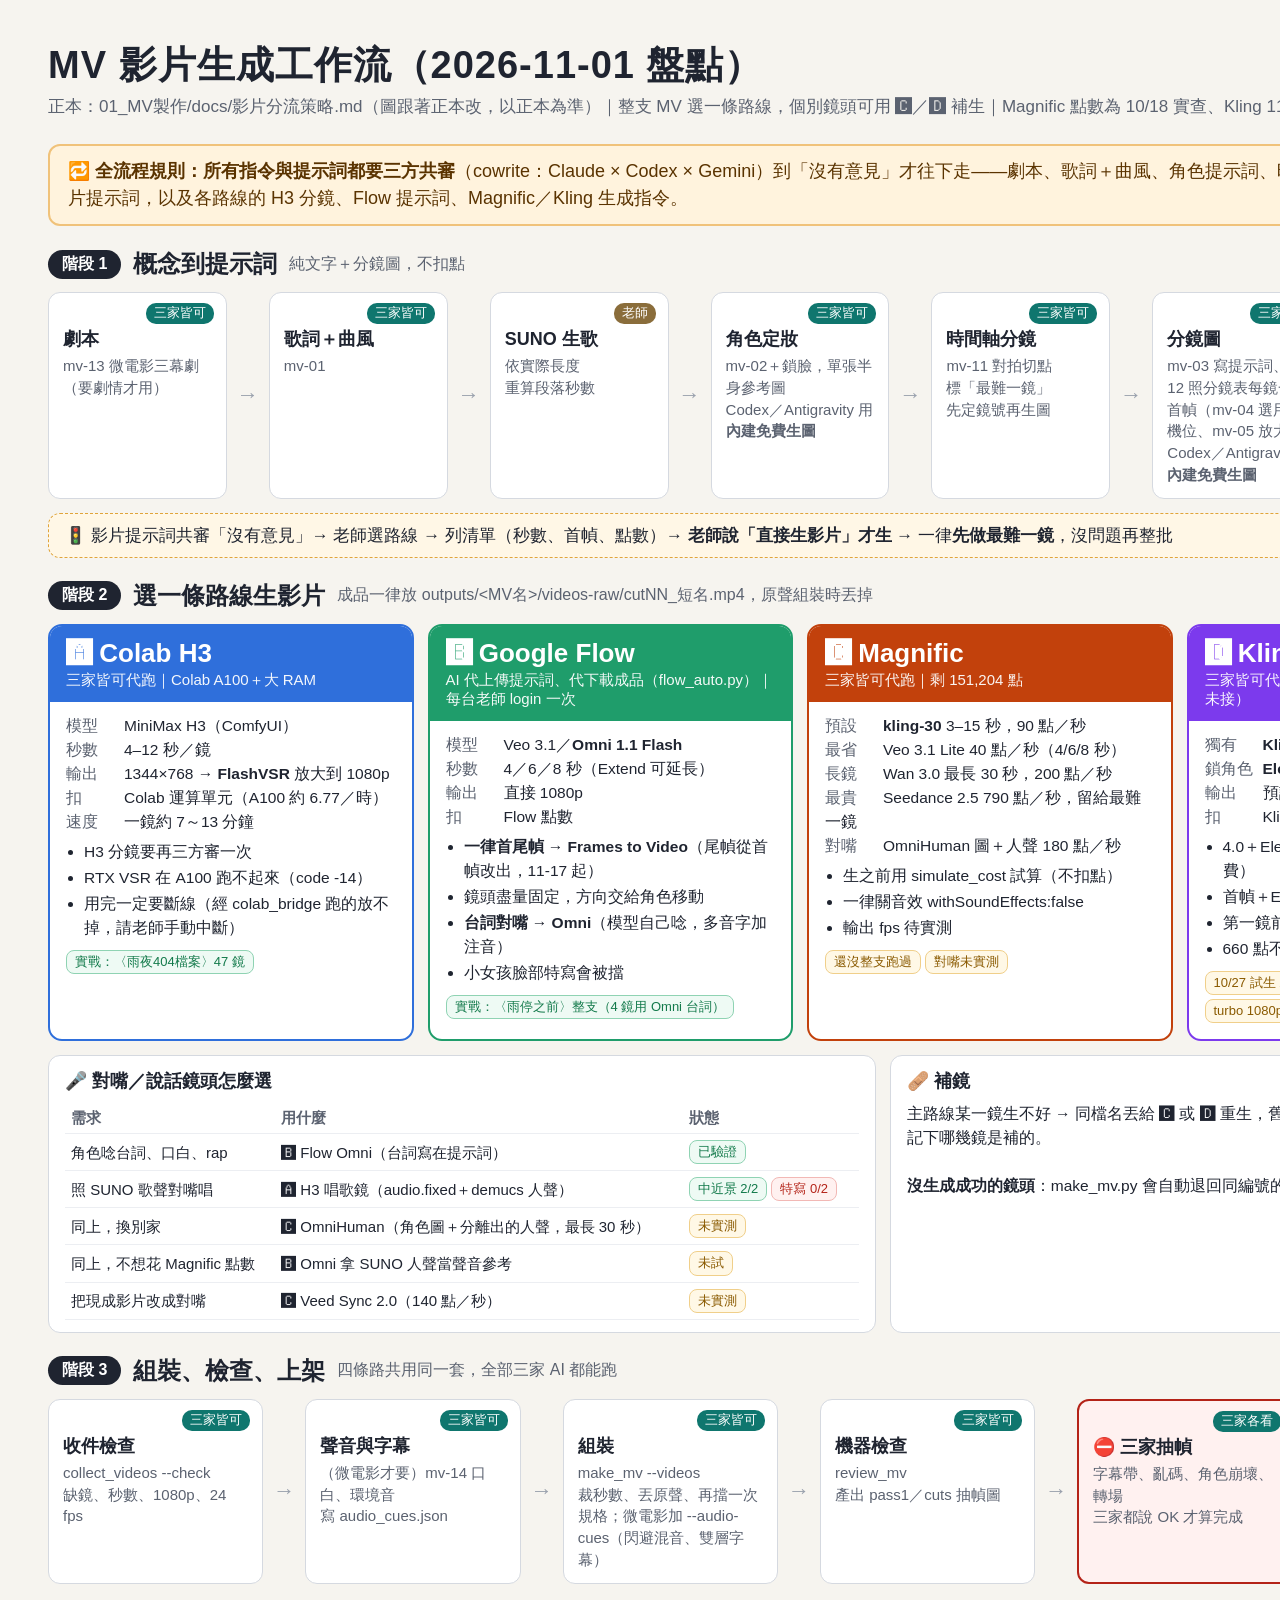
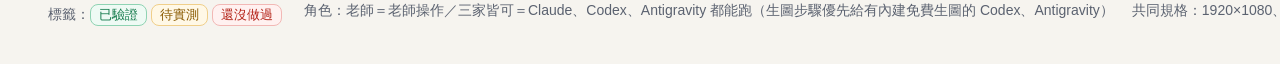
<file: docs/影片生成工作流.html>
<!doctype html>
<html lang="zh-Hant"><head><meta charset="utf-8"><title>MV 影片生成工作流</title>
<style>
:root{--ink:#1f2430;--sub:#5b6270;--line:#d5d9e0;--bg:#f6f4ef;--card:#fff;
--a:#2f6fdb;--b:#1f9d6b;--c:#c2410c;--d:#7c3aed;--warn:#b42318;}
*{box-sizing:border-box}
body{margin:0;background:var(--bg);font-family:"Microsoft JhengHei","Noto Sans TC",sans-serif;color:var(--ink);}
.wrap{width:1600px;padding:40px 48px 36px}
h1{margin:0 0 4px;font-size:38px;letter-spacing:1px}
.meta{color:var(--sub);font-size:17px;margin-bottom:26px}
.stage{display:flex;align-items:center;gap:12px;margin:22px 0 12px}
.stage .no{background:var(--ink);color:#fff;border-radius:20px;padding:4px 14px;font-size:16px;font-weight:700}
.stage .t{font-size:24px;font-weight:700}
.stage .s{color:var(--sub);font-size:16px}
.row{display:flex;gap:10px;align-items:stretch}
.step{flex:1;background:var(--card);border:1px solid var(--line);border-radius:12px;padding:12px 14px;position:relative}
.step b{display:block;font-size:18px;margin:22px 0 4px}
.step span{font-size:15px;color:var(--sub);line-height:1.45}
.step .who{position:absolute;top:10px;right:12px;font-size:13px;color:#fff;border-radius:10px;padding:1px 8px}
.who.t{background:#8a6d3b}.who.m{background:#0f766e}.who.c{background:#3d4a5c}.who.x{background:#6b7280}
.arrow{align-self:center;color:#9aa1ad;font-size:22px}
.rv{display:table;margin-top:6px;font-size:13.5px;color:#7a3e00;background:#fff3dd;border:1px solid #f0c27a;border-radius:8px;padding:1px 8px}
.rule{background:#fff3dd;border:2px solid #f0c27a;border-radius:12px;padding:12px 18px;font-size:18px;line-height:1.5;color:#5a3300}
.gate{margin:14px 0 0;background:#fff7e6;border:1px dashed #e0a43a;border-radius:12px;padding:10px 16px;font-size:17px}
.routes{display:grid;grid-template-columns:repeat(4,1fr);gap:14px}
.route{background:var(--card);border-radius:14px;border:2px solid var(--line);overflow:hidden;display:flex;flex-direction:column}
.route .hd{color:#fff;padding:12px 16px}
.route .hd .n{font-size:26px;font-weight:800}
.route .hd .w{font-size:15px;opacity:.95;margin-top:2px}
.route .bd{padding:12px 16px 14px;font-size:15.5px;line-height:1.55;flex:1}
.route .bd .k{color:var(--sub);display:inline-block;width:58px}
.route .bd ul{margin:6px 0 0 0;padding-left:18px}
.route .bd li{margin:2px 0}
.tag{display:inline-block;font-size:13px;border-radius:8px;padding:1px 8px;margin:2px 4px 2px 0;border:1px solid}
.ok{color:#137a4b;border-color:#8fd3b3;background:#eefaf4}
.no{color:var(--warn);border-color:#f2b8b5;background:#fff1f0}
.mid{color:#8a5a00;border-color:#f0cf8a;background:#fff8e6}
.A{border-color:var(--a)}.A .hd{background:var(--a)}
.B{border-color:var(--b)}.B .hd{background:var(--b)}
.C{border-color:var(--c)}.C .hd{background:var(--c)}
.D{border-color:var(--d)}.D .hd{background:var(--d)}
.side{display:grid;grid-template-columns:1.25fr 1fr;gap:14px;margin-top:14px}
.box{background:var(--card);border:1px solid var(--line);border-radius:12px;padding:12px 16px;font-size:15.5px;line-height:1.55}
.box h3{margin:0 0 6px;font-size:18px}
table{border-collapse:collapse;width:100%;font-size:15px}
td,th{border-bottom:1px solid #eceef2;padding:4px 6px;text-align:left}
th{color:var(--sub);font-weight:600}
.stop{background:#fff1f0;border:2px solid var(--warn);}
.legend{margin-top:18px;color:var(--sub);font-size:14px;display:flex;gap:18px;flex-wrap:wrap}
</style></head><body><div class="wrap">

<h1>MV 影片生成工作流（2026-11-01 盤點）</h1>
<div class="meta">正本：01_MV製作/docs/影片分流策略.md（圖跟著正本改，以正本為準）｜整支 MV 選一條路線，個別鏡頭可用 🅲／🅳 補生｜Magnific 點數為 10/18 實查、Kling 11/1 實查 660 點</div>

<div class="rule">🔁 <b>全流程規則：所有指令與提示詞都要三方共審</b>（cowrite：Claude × Codex × Gemini）到「沒有意見」才往下走——劇本、歌詞＋曲風、角色提示詞、時間軸分鏡、分鏡圖提示詞、影片提示詞，以及各路線的 H3 分鏡、Flow 提示詞、Magnific／Kling 生成指令。</div>
<div class="stage"><span class="no">階段 1</span><span class="t">概念到提示詞</span><span class="s">純文字＋分鏡圖，不扣點</span></div>
<div class="row">
  <div class="step"><span class="who m">三家皆可</span><b>劇本</b><span>mv-13 微電影三幕劇<br>（要劇情才用）</span></div><div class="arrow">→</div>
  <div class="step"><span class="who m">三家皆可</span><b>歌詞＋曲風</b><span>mv-01</span></div><div class="arrow">→</div>
  <div class="step"><span class="who t">老師</span><b>SUNO 生歌</b><span>依實際長度<br>重算段落秒數</span></div><div class="arrow">→</div>
  <div class="step"><span class="who m">三家皆可</span><b>角色定妝</b><span>mv-02＋鎖臉，單張半身參考圖<br>Codex／Antigravity 用<b style="display:inline;font-size:15px;margin:0">內建免費生圖</b></span></div><div class="arrow">→</div>
  <div class="step"><span class="who m">三家皆可</span><b>時間軸分鏡</b><span>mv-11 對拍切點<br>標「最難一鏡」<br>先定鏡號再生圖</span></div><div class="arrow">→</div>
  <div class="step"><span class="who m">三家皆可</span><b>分鏡圖</b><span>mv-03 寫提示詞、mv-12 照分鏡表每鏡一張首幀（mv-04 選用試機位、mv-05 放大）<br>Codex／Antigravity 用<b style="display:inline;font-size:15px;margin:0">內建免費生圖</b></span></div><div class="arrow">→</div>
  <div class="step"><span class="who m">三家皆可</span><b>影片提示詞</b><span>mv-06</span></div>
</div>
<div class="gate">🚦 影片提示詞共審「沒有意見」→ 老師選路線 → 列清單（秒數、首幀、點數）→ <b>老師說「直接生影片」才生</b> → 一律<b>先做最難一鏡</b>，沒問題再整批</div>

<div class="stage"><span class="no">階段 2</span><span class="t">選一條路線生影片</span><span class="s">成品一律放 outputs/&lt;MV名&gt;/videos-raw/cutNN_短名.mp4，原聲組裝時丟掉</span></div>
<div class="routes">
  <div class="route A"><div class="hd"><div class="n">🅰 Colab H3</div><div class="w">三家皆可代跑｜Colab A100＋大 RAM</div></div>
    <div class="bd">
      <div><span class="k">模型</span>MiniMax H3（ComfyUI）</div>
      <div><span class="k">秒數</span>4–12 秒／鏡</div>
      <div><span class="k">輸出</span>1344×768 → <b>FlashVSR</b> 放大到 1080p</div>
      <div><span class="k">扣</span>Colab 運算單元（A100 約 6.77／時）</div>
      <div><span class="k">速度</span>一鏡約 7～13 分鐘</div>
      <ul><li>H3 分鏡要再三方審一次</li><li>RTX VSR 在 A100 跑不起來（code -14）</li><li>用完一定要斷線（經 colab_bridge 跑的放不掉，請老師手動中斷）</li></ul>
      <div style="margin-top:8px"><span class="tag ok">實戰：〈雨夜404檔案〉47 鏡</span></div>
    </div></div>
  <div class="route B"><div class="hd"><div class="n">🅱 Google Flow</div><div class="w">AI 代上傳提示詞、代下載成品（flow_auto.py）｜每台老師 login 一次</div></div>
    <div class="bd">
      <div><span class="k">模型</span>Veo 3.1／<b>Omni 1.1 Flash</b></div>
      <div><span class="k">秒數</span>4／6／8 秒（Extend 可延長）</div>
      <div><span class="k">輸出</span>直接 1080p</div>
      <div><span class="k">扣</span>Flow 點數</div>
      <ul><li><b>一律首尾幀 → Frames to Video</b>（尾幀從首幀改出，11-17 起）</li><li>鏡頭盡量固定，方向交給角色移動</li><li><b>台詞對嘴 → Omni</b>（模型自己唸，多音字加注音）</li><li>小女孩臉部特寫會被擋</li></ul>
      <div style="margin-top:8px"><span class="tag ok">實戰：〈雨停之前〉整支（4 鏡用 Omni 台詞）</span></div>
    </div></div>
  <div class="route C"><div class="hd"><div class="n">🅲 Magnific</div><div class="w">三家皆可代跑｜剩 151,204 點</div></div>
    <div class="bd">
      <div><span class="k">預設</span><b>kling-30</b> 3–15 秒，90 點／秒</div>
      <div><span class="k">最省</span>Veo 3.1 Lite 40 點／秒（4/6/8 秒）</div>
      <div><span class="k">長鏡</span>Wan 3.0 最長 30 秒，200 點／秒</div>
      <div><span class="k">最貴</span>Seedance 2.5 790 點／秒，留給最難一鏡</div>
      <div><span class="k">對嘴</span>OmniHuman 圖＋人聲 180 點／秒</div>
      <ul><li>生之前用 simulate_cost 試算（不扣點）</li><li>一律關音效 withSoundEffects:false</li><li>輸出 fps 待實測</li></ul>
      <div style="margin-top:8px"><span class="tag mid">還沒整支跑過</span><span class="tag mid">對嘴未實測</span></div>
    </div></div>
  <div class="route D"><div class="hd"><div class="n">🅳 Kling.ai</div><div class="w">三家皆可代跑｜官方帳號剩 660 點（Antigravity 未接）</div></div>
    <div class="bd">
      <div><span class="k">獨有</span><b>Kling 4.0</b> 3–30 秒、最多 10 張關鍵幀</div>
      <div><span class="k">鎖角色</span><b>Element</b> 主體，每鏡用編號叫出</div>
      <div><span class="k">輸出</span>預設 720p，<b>要明寫 1080p</b></div>
      <div><span class="k">扣</span>Kling 點數（沒有試算工具）</div>
      <ul><li>4.0＋Element 要走 omni_ref_video（按秒計費）</li><li>首幀＋Element 用 Kling 3.0</li><li>第一鏡前後查點數相減</li><li>660 點不夠就只補關鍵鏡</li></ul>
      <div style="margin-top:8px"><span class="tag mid">10/27 試生 2 鏡（v3.0 turbo）</span><span class="tag mid">turbo 1080p 每秒 10 點</span></div>
    </div></div>
</div>

<div class="side">
  <div class="box"><h3>🎤 對嘴／說話鏡頭怎麼選</h3>
    <table><tr><th>需求</th><th>用什麼</th><th>狀態</th></tr>
    <tr><td>角色唸台詞、口白、rap</td><td>🅱 Flow Omni（台詞寫在提示詞）</td><td><span class="tag ok">已驗證</span></td></tr>
    <tr><td>照 SUNO 歌聲對嘴唱</td><td>🅰 H3 唱歌鏡（audio.fixed＋demucs 人聲）</td><td><span class="tag ok">中近景 2/2</span><span class="tag no">特寫 0/2</span></td></tr>
    <tr><td>同上，換別家</td><td>🅲 OmniHuman（角色圖＋分離出的人聲，最長 30 秒）</td><td><span class="tag mid">未實測</span></td></tr>
    <tr><td>同上，不想花 Magnific 點數</td><td>🅱 Omni 拿 SUNO 人聲當聲音參考</td><td><span class="tag mid">未試</span></td></tr>
    <tr><td>把現成影片改成對嘴</td><td>🅲 Veed Sync 2.0（140 點／秒）</td><td><span class="tag mid">未實測</span></td></tr></table>
  </div>
  <div class="box"><h3>🩹 補鏡</h3>
    主路線某一鏡生不好 → 同檔名丟給 🅲 或 🅳 重生，舊檔移到 videos-raw/_old/，每日筆記記下哪幾鏡是補的。<br><br>
    <b>沒生成成功的鏡頭</b>：make_mv.py 會自動退回同編號的靜態圖做 Ken Burns 頂著。
  </div>
</div>

<div class="stage"><span class="no">階段 3</span><span class="t">組裝、檢查、上架</span><span class="s">四條路共用同一套，全部三家 AI 都能跑</span></div>
<div class="row">
  <div class="step"><span class="who m">三家皆可</span><b>收件檢查</b><span>collect_videos --check<br>缺鏡、秒數、1080p、24 fps</span></div><div class="arrow">→</div>
  <div class="step"><span class="who m">三家皆可</span><b>聲音與字幕</b><span>（微電影才要）mv-14 口白、環境音<br>寫 audio_cues.json</span></div><div class="arrow">→</div>
  <div class="step"><span class="who m">三家皆可</span><b>組裝</b><span>make_mv --videos<br>裁秒數、丟原聲、再擋一次規格；微電影加 --audio-cues（閃避混音、雙層字幕）</span></div><div class="arrow">→</div>
  <div class="step"><span class="who m">三家皆可</span><b>機器檢查</b><span>review_mv<br>產出 pass1／cuts 抽幀圖</span></div><div class="arrow">→</div>
  <div class="step stop"><span class="who m">三家各看</span><b>⛔ 三家抽幀</b><span>字幕帶、亂碼、角色崩壞、轉場<br>三家都說 OK 才算完成</span></div><div class="arrow">→</div>
  <div class="step"><span class="who m">三家皆可</span><b>打包上架</b><span>metadata.md、封面<br>先 private，老師說公開才改</span></div>
</div>

<div class="legend"><span>標籤：<span class="tag ok">已驗證</span><span class="tag mid">待實測</span><span class="tag no">還沒做過</span></span><span>角色：老師＝老師操作／三家皆可＝Claude、Codex、Antigravity 都能跑（生圖步驟優先給有內建免費生圖的 Codex、Antigravity）</span><span>共同規格：1920×1080、24 fps、秒數 ≥ 分鏡秒數</span></div>
</div></body></html>
</file>
